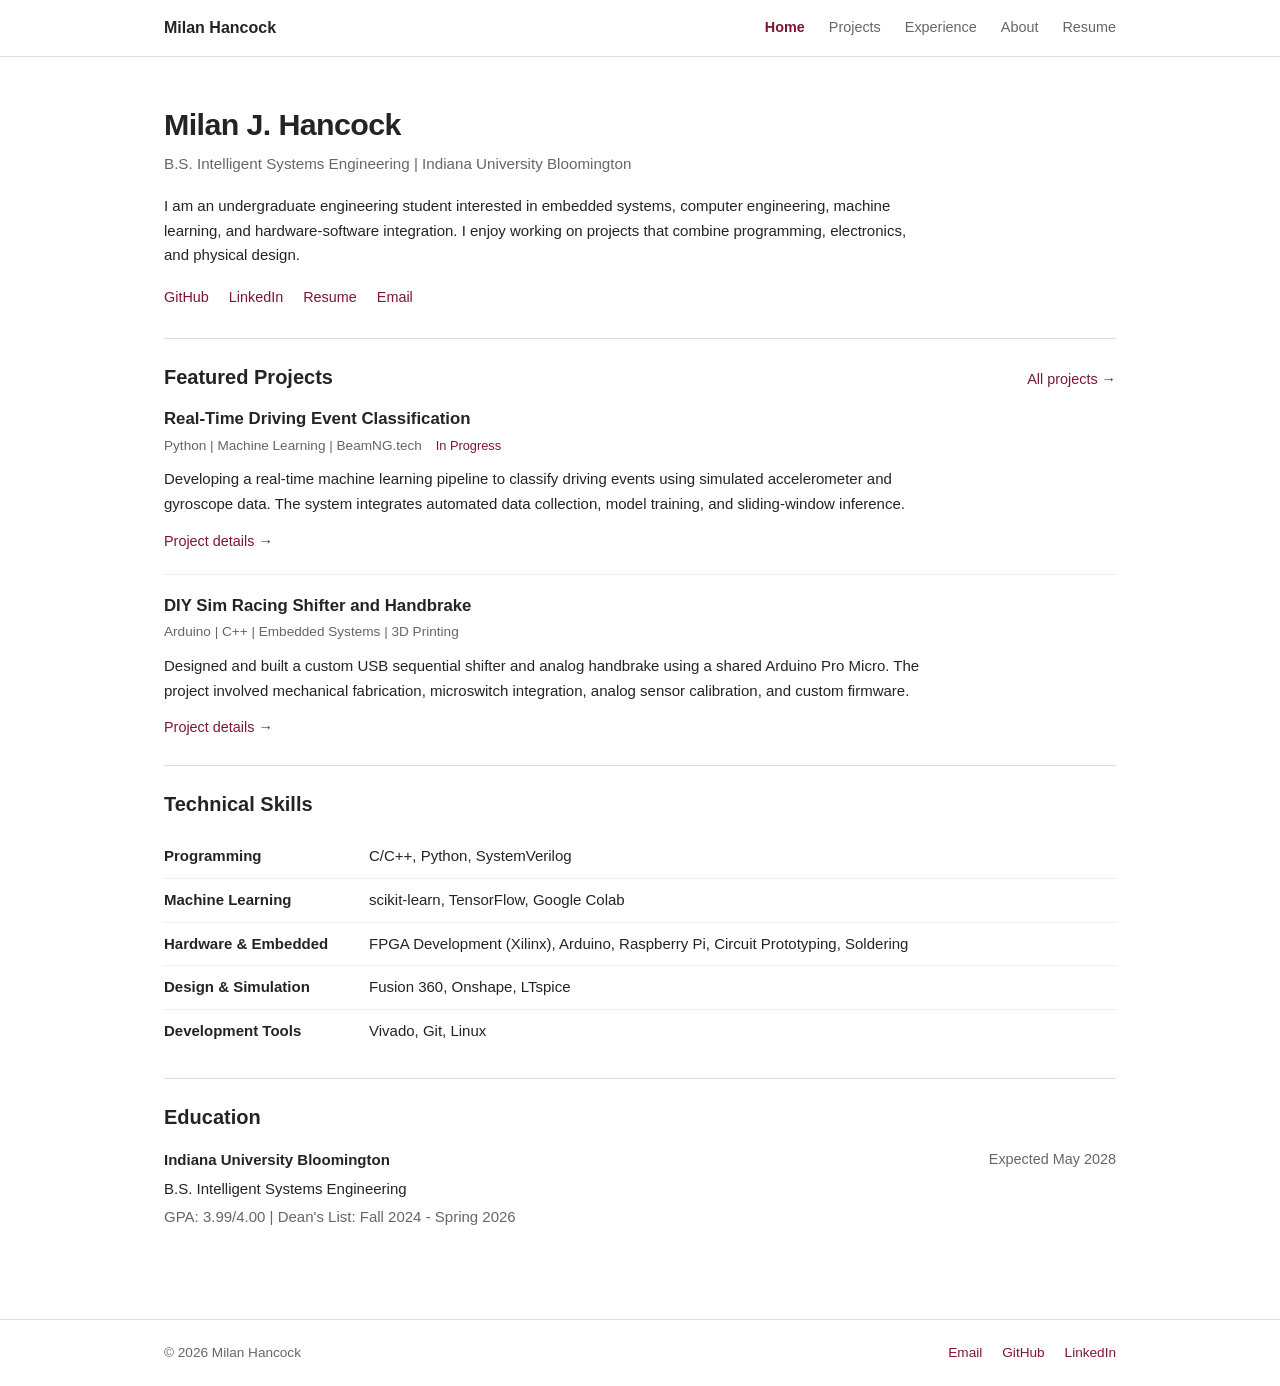
<file: index.html>
<!DOCTYPE html>
<html lang="en">
<head>
    <meta charset="UTF-8">
    <meta name="viewport" content="width=device-width, initial-scale=1.0">

    <title>Milan Hancock | Engineering Portfolio</title>

    <meta name="description"
          content="Engineering portfolio of Milan Hancock, an Intelligent Systems Engineering student at Indiana University Bloomington.">

    <link rel="stylesheet" href="css/style.css">
</head>

<body>

    <!-- navigation -->
    <header class="site-header">
        <nav class="nav container">
            <a class="site-name" href="index.html">Milan Hancock</a>

            <div class="nav-links">
                <a href="index.html" class="active" aria-current="page">Home</a>
                <a href="projects.html">Projects</a>
                <a href="experience.html">Experience</a>
                <a href="about.html">About</a>
                <a href="resume.html">Resume</a>
            </div>
        </nav>
    </header>

    <main class="container">

        <!-- intro -->
        <section class="intro-section">
            <h1>Milan J. Hancock</h1>

            <p class="subtitle">
                B.S. Intelligent Systems Engineering |
                Indiana University Bloomington
            </p>

            <p>
                I am an undergraduate engineering student interested in
                embedded systems, computer engineering, machine learning,
                and hardware-software integration. I enjoy working on
                projects that combine programming, electronics, and
                physical design.
            </p>

            <div class="quick-links">
                <a href="https://github.com/milanjh56"
                   target="_blank" rel="noopener noreferrer">GitHub</a>

                <a href="https://www.linkedin.com/in/milan-hancock/"
                   target="_blank" rel="noopener noreferrer">LinkedIn</a>

                <a href="resume.html">Resume</a>

                <a href="mailto:milhanco@iu.edu">Email</a>
            </div>
        </section>

        <!-- featured projects -->
        <section class="content-section">
            <div class="section-header">
                <h2>Featured Projects</h2>
                <a class="section-link" href="projects.html">All projects &rarr;</a>
            </div>

            <div class="project-list">

                <article class="project-entry">
                    <h3>
                        <a href="beamng-project.html">
                            Real-Time Driving Event Classification
                        </a>
                    </h3>

                    <p class="project-meta">
                        Python | Machine Learning | BeamNG.tech
                        <span class="status">In Progress</span>
                    </p>

                    <p>
                        Developing a real-time machine learning pipeline
                        to classify driving events using simulated
                        accelerometer and gyroscope data. The system
                        integrates automated data collection, model
                        training, and sliding-window inference.
                    </p>

                    <a class="text-link" href="beamng-project.html">
                        Project details &rarr;
                    </a>
                </article>

                <article class="project-entry">
                    <h3>
                        <a href="sim-racing-stuff.html">
                            DIY Sim Racing Shifter and Handbrake
                        </a>
                    </h3>

                    <p class="project-meta">
                        Arduino | C++ | Embedded Systems | 3D Printing
                    </p>

                    <p>
                        Designed and built a custom USB sequential shifter
                        and analog handbrake using a shared Arduino Pro
                        Micro. The project involved mechanical fabrication,
                        microswitch integration, analog sensor calibration,
                        and custom firmware.
                    </p>

                    <a class="text-link" href="sim-racing-stuff.html">
                        Project details &rarr;
                    </a>
                </article>

            </div>
        </section>

        <!-- skills -->
        <section class="content-section">
            <h2>Technical Skills</h2>

            <div class="skills-list">
                <div class="skill-row">
                    <span class="skill-label">Programming</span>
                    <span>C/C++, Python, SystemVerilog</span>
                </div>

                <div class="skill-row">
                    <span class="skill-label">Machine Learning</span>
                    <span>scikit-learn, TensorFlow, Google Colab</span>
                </div>

                <div class="skill-row">
                    <span class="skill-label">Hardware & Embedded</span>
                    <span> FPGA Development (Xilinx), Arduino, Raspberry Pi, Circuit Prototyping, Soldering
</span>
                </div>

                <div class="skill-row">
                    <span class="skill-label">Design & Simulation</span>
                    <span>Fusion 360, Onshape, LTspice</span>
                </div>

                <div class="skill-row">
                    <span class="skill-label">Development Tools</span>
                    <span>Vivado, Git, Linux</span>
                </div>
            </div>
        </section>

        <!-- education -->
        <section class="content-section">
            <h2>Education</h2>

            <div class="education-entry">
                <div class="entry-heading">
                    <strong>Indiana University Bloomington</strong>
                    <span>Expected May 2028</span>
                </div>

                <p>B.S. Intelligent Systems Engineering</p>
                <p class="muted">
                    GPA: 3.99/4.00 | Dean's List: Fall 2024 - Spring 2026
                </p>
            </div>
        </section>

    </main>

    <!-- footer -->
    <footer class="site-footer">
        <div class="container footer-content">
            <span>&copy; 2026 Milan Hancock</span>

            <div class="footer-links">
                <a href="mailto:milhanco@iu.edu">Email</a>
                <a href="https://github.com/milanjh56">GitHub</a>
                <a href="https://www.linkedin.com/in/milan-hancock/">LinkedIn</a>
            </div>
        </div>
    </footer>

</body>
</html>
</file>
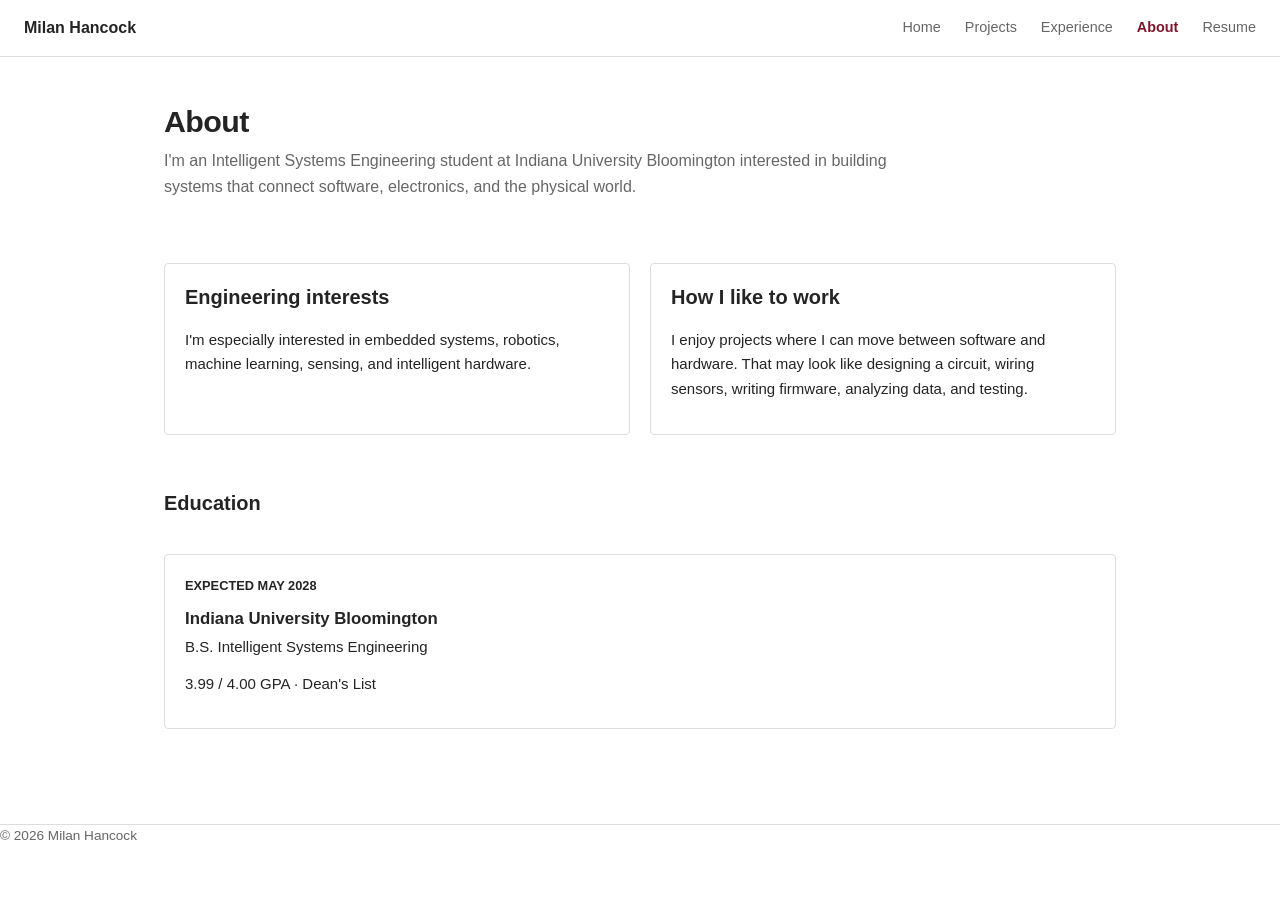
<file: about.html>
<!DOCTYPE html>
<html lang="en">
<head>
  <meta charset="UTF-8" />
  <meta name="viewport" content="width=device-width, initial-scale=1.0" />
  <title>About | Milan Hancock</title>
  <link rel="stylesheet" href="css/style.css" />
</head>

<body>
  <header class="site-header">
    <nav class="nav">
      <a class="logo" href="index.html">Milan Hancock</a>

      <div class="nav-links">
        <a href="index.html">Home</a>
        <a href="projects.html">Projects</a>
        <a href="experience.html">Experience</a>
        <a href="about.html" class="active" aria-current="page">About</a>
        <a href="resume.html">Resume</a>
      </div>
    </nav>
  </header>

  <main>
    <section class="hero">
      <h1>About</h1>
      
      <p class="hero-text">
        I'm an Intelligent Systems Engineering student at Indiana
        University Bloomington interested in building systems that
        connect software, electronics, and the physical world.
      </p>
    </section>

    <section class="section split-section">

      <div>
        <h2>Engineering interests</h2>
        <p>
          I'm especially interested in embedded systems, robotics,
          machine learning, sensing, and intelligent hardware.
        </p>
      </div>

      <div>
        <h2>How I like to work</h2>
        <p>
          I enjoy projects where I can move between software and
          hardware. That may look like designing a circuit, wiring sensors, writing
          firmware, analyzing data, and testing.
        </p>
      </div>

    </section>

    <section class="section">
      <div class="section-heading">
        <h2>Education</h2>
      </div>

      <article class="project-card">
        <p class="project-tag">EXPECTED MAY 2028</p>

        <h3>Indiana University Bloomington</h3>

        <p>
          B.S. Intelligent Systems Engineering
        </p>

        <p>
          3.99 / 4.00 GPA · Dean's List
        </p>
      </article>
    </section>

  </main>

  <footer class="site-footer">
    <p>© 2026 Milan Hancock</p>
  </footer>
</body>
</html>
</file>
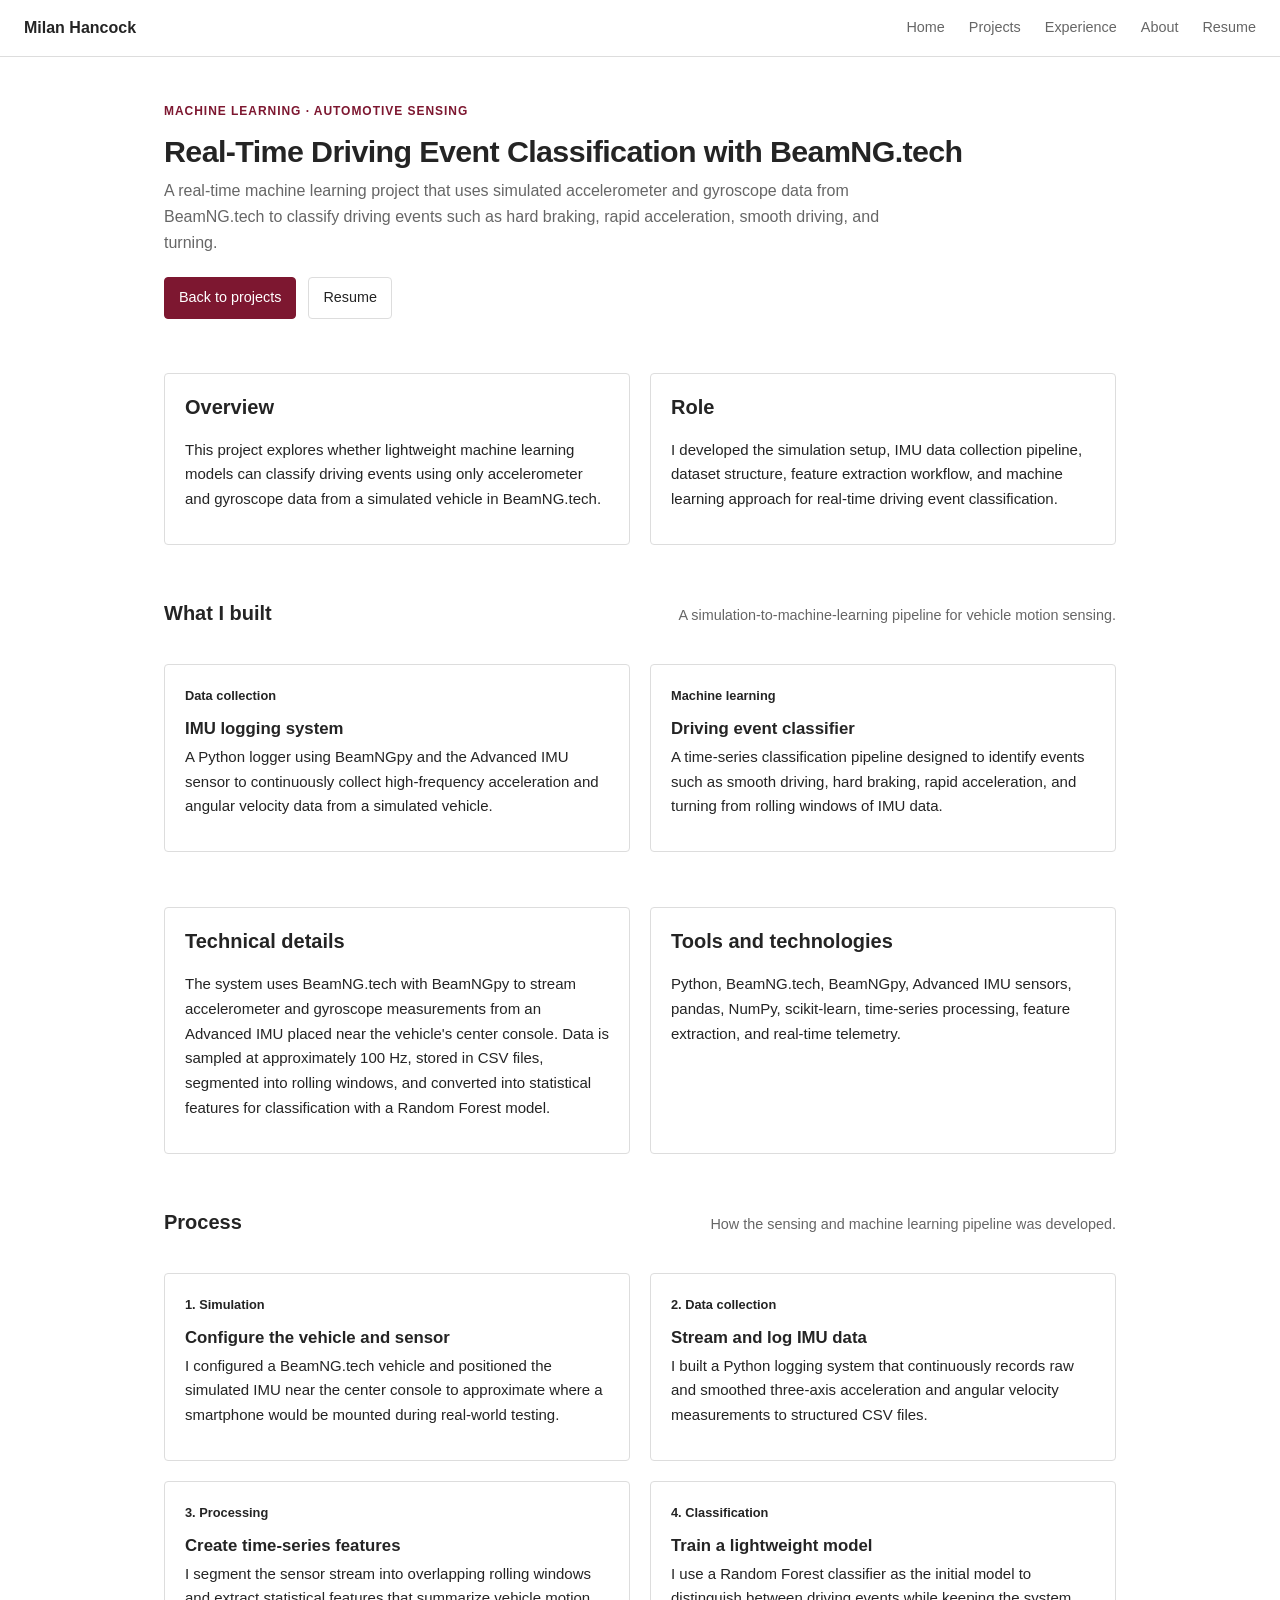
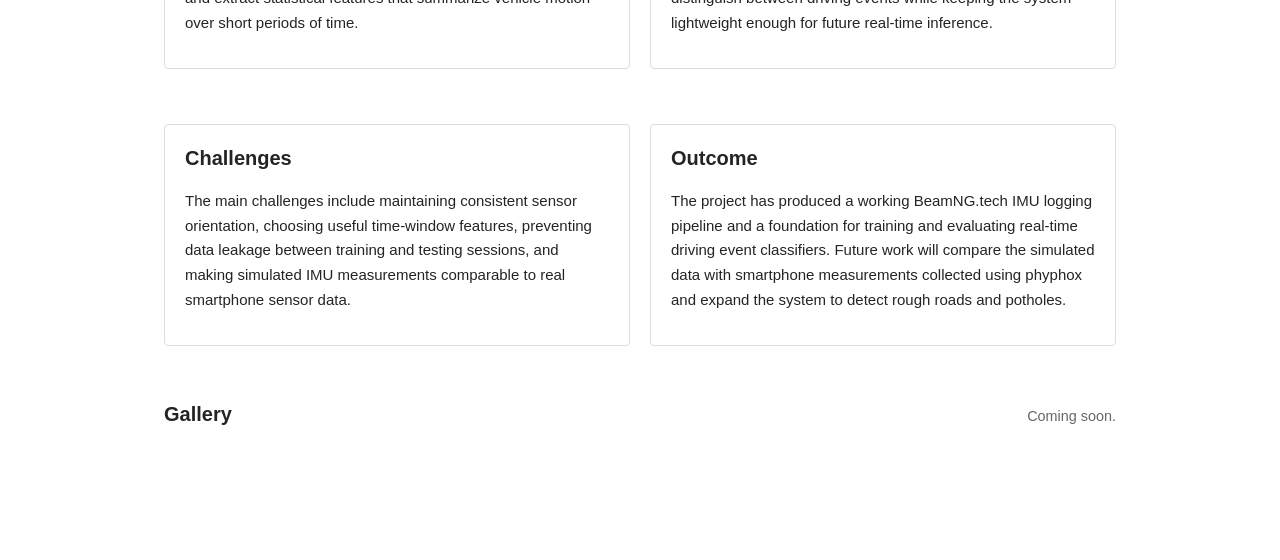
<file: beamng-project.html>
<!DOCTYPE html>
<html lang="en">
<head>
  <meta charset="UTF-8" />
  <meta name="viewport" content="width=device-width, initial-scale=1.0" />
  <title>Real-Time Driving Event Classification with BeamNG.tech | Milan Hancock</title>
  <meta
    name="description"
    content="Developing a real-time machine learning system that classifies driving events such as hard braking, rapid acceleration, and turning using simulated accelerometer and gyroscope data from BeamNG.tech."
  />
  <link rel="stylesheet" href="css/style.css" />
</head>

<body>
  <header class="site-header">
    <nav class="nav">
      <a class="logo" href="index.html">Milan Hancock</a>

      <div class="nav-links">
        <a href="index.html">Home</a>
        <a href="projects.html">Projects</a>
        <a href="experience.html">Experience</a>
        <a href="about.html">About</a>
        <a href="resume.html">Resume</a>
      </div>
    </nav>
  </header>

  <main>
    <section class="hero" style="padding-bottom: 34px;">
      <p class="eyebrow">MACHINE LEARNING · AUTOMOTIVE SENSING</p>

      <h1>Real-Time Driving Event Classification with BeamNG.tech</h1>

      <p class="hero-text">
        A real-time machine learning project that uses simulated accelerometer
        and gyroscope data from BeamNG.tech to classify driving events such as
        hard braking, rapid acceleration, smooth driving, and turning.
      </p>

      <div class="hero-actions">
        <a class="button primary" href="projects.html">Back to projects</a>
        <a class="button secondary" href="resume.html">Resume</a>
      </div>
    </section>
    
<section class="section split-section">
  <div>
    <h2>Overview</h2>
    <p>
      This project explores whether lightweight machine learning models can
      classify driving events using only accelerometer and gyroscope data from
      a simulated vehicle in BeamNG.tech.
    </p>
  </div>

  <div>
    <h2>Role</h2>
    <p>
      I developed the simulation setup, IMU data collection pipeline, dataset
      structure, feature extraction workflow, and machine learning approach for
      real-time driving event classification.
    </p>
  </div>
</section>

<section class="section">
  <div class="section-heading">
    <h2>What I built</h2>
    <p>A simulation-to-machine-learning pipeline for vehicle motion sensing.</p>
  </div>

  <div class="project-grid">
    <article class="project-card">
      <p class="project-tag">Data collection</p>
      <h3>IMU logging system</h3>
      <p>
        A Python logger using BeamNGpy and the Advanced IMU sensor to continuously
        collect high-frequency acceleration and angular velocity data from a
        simulated vehicle.
      </p>
    </article>

    <article class="project-card">
      <p class="project-tag">Machine learning</p>
      <h3>Driving event classifier</h3>
      <p>
        A time-series classification pipeline designed to identify events such
        as smooth driving, hard braking, rapid acceleration, and turning from
        rolling windows of IMU data.
      </p>
    </article>
  </div>
</section>

<section class="section split-section">
  <div>
    <h2>Technical details</h2>
    <p>
      The system uses BeamNG.tech with BeamNGpy to stream accelerometer and
      gyroscope measurements from an Advanced IMU placed near the vehicle's
      center console. Data is sampled at approximately 100 Hz, stored in CSV
      files, segmented into rolling windows, and converted into statistical
      features for classification with a Random Forest model.
    </p>
  </div>

  <div>
    <h2>Tools and technologies</h2>
    <p>
      Python, BeamNG.tech, BeamNGpy, Advanced IMU sensors, pandas, NumPy,
      scikit-learn, time-series processing, feature extraction, and real-time
      telemetry.
    </p>
  </div>
</section>

<section class="section">
  <div class="section-heading">
    <h2>Process</h2>
    <p>How the sensing and machine learning pipeline was developed.</p>
  </div>

  <div class="project-grid">
    <article class="project-card">
      <p class="project-tag">1. Simulation</p>
      <h3>Configure the vehicle and sensor</h3>
      <p>
        I configured a BeamNG.tech vehicle and positioned the simulated IMU near
        the center console to approximate where a smartphone would be mounted
        during real-world testing.
      </p>
    </article>

    <article class="project-card">
      <p class="project-tag">2. Data collection</p>
      <h3>Stream and log IMU data</h3>
      <p>
        I built a Python logging system that continuously records raw and
        smoothed three-axis acceleration and angular velocity measurements to
        structured CSV files.
      </p>
    </article>

    <article class="project-card">
      <p class="project-tag">3. Processing</p>
      <h3>Create time-series features</h3>
      <p>
        I segment the sensor stream into overlapping rolling windows and extract
        statistical features that summarize vehicle motion over short periods
        of time.
      </p>
    </article>

    <article class="project-card">
      <p class="project-tag">4. Classification</p>
      <h3>Train a lightweight model</h3>
      <p>
        I use a Random Forest classifier as the initial model to distinguish
        between driving events while keeping the system lightweight enough for
        future real-time inference.
      </p>
    </article>
  </div>
</section>

<section class="section split-section">
  <div>
    <h2>Challenges</h2>
    <p>
      The main challenges include maintaining consistent sensor orientation,
      choosing useful time-window features, preventing data leakage between
      training and testing sessions, and making simulated IMU measurements
      comparable to real smartphone sensor data.
    </p>
  </div>

  <div>
    <h2>Outcome</h2>
    <p>
      The project has produced a working BeamNG.tech IMU logging pipeline and a
      foundation for training and evaluating real-time driving event classifiers.
      Future work will compare the simulated data with smartphone measurements
      collected using phyphox and expand the system to detect rough roads and
      potholes.
    </p>
  </div>
</section>

<section class="section">
  <div class="section-heading">
    <h2>Gallery</h2>
    <p>Coming soon.</p>
  </div>
</section>
</file>
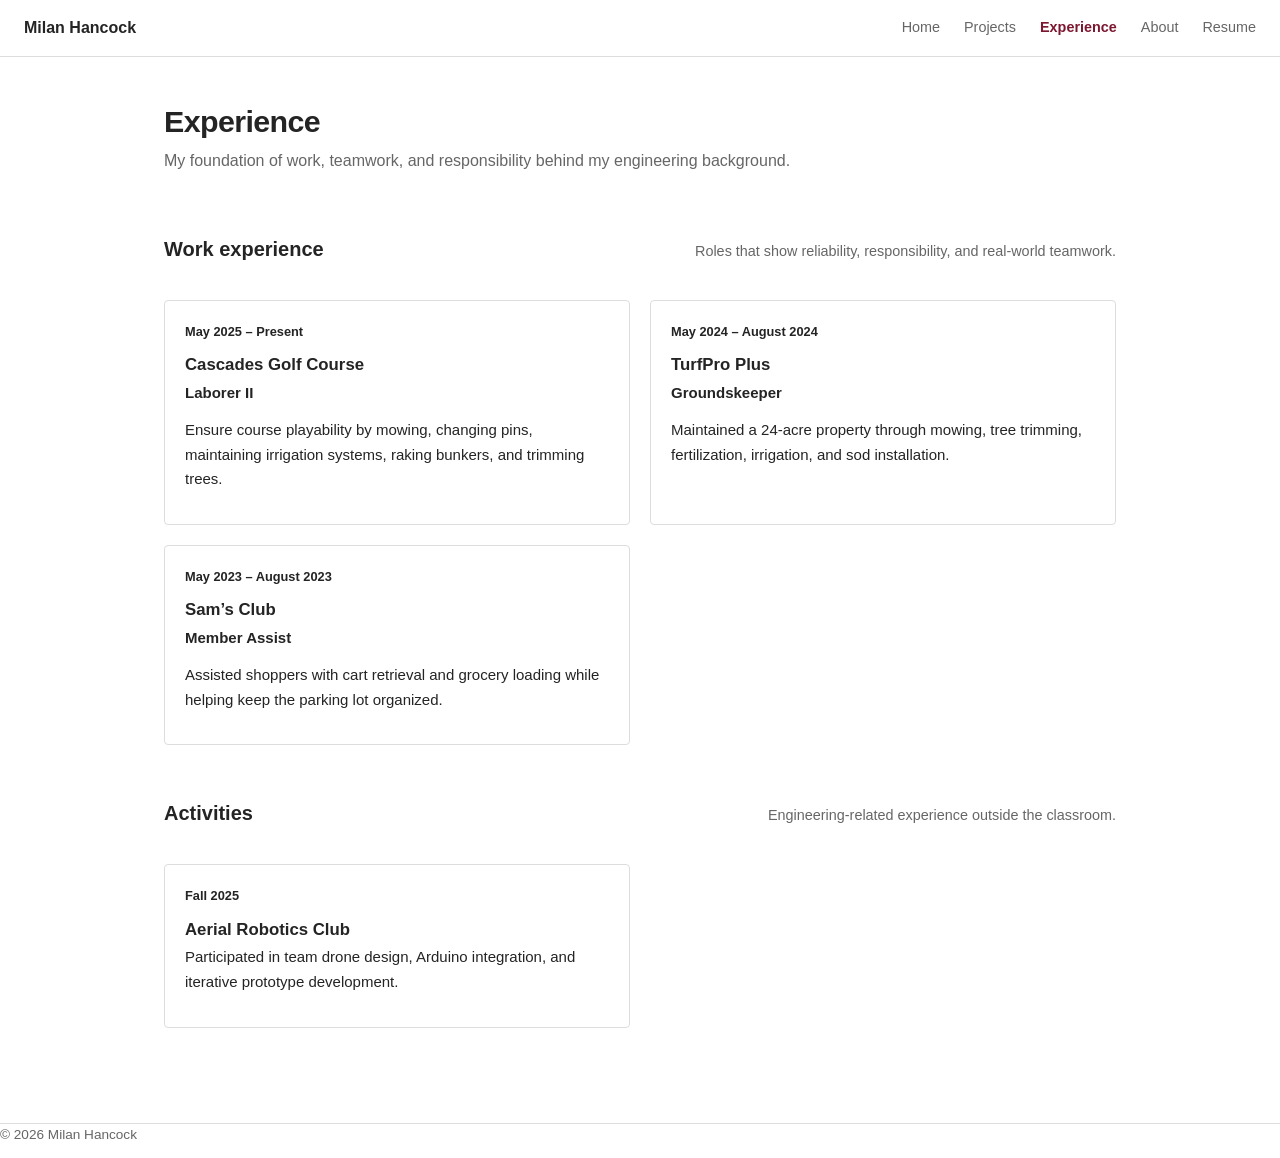
<file: experience.html>
<!DOCTYPE html>
<html lang="en">
<head>
  <meta charset="UTF-8" />
  <meta name="viewport" content="width=device-width, initial-scale=1.0" />
  <title>Experience | Milan Hancock</title>
  <meta name="description" content="Experience and activities for Milan Hancock." />
  <link rel="stylesheet" href="css/style.css" />
</head>
<body>
  <header class="site-header">
    <nav class="nav">
      <a class="logo" href="index.html">Milan Hancock</a>
      <div class="nav-links">
        <a href="index.html">Home</a>
        <a href="projects.html">Projects</a>
        <a href="experience.html" class="active" aria-current="page">Experience</a>
        <a href="about.html">About</a>
        <a href="resume.html">Resume</a>
      </div>
    </nav>
  </header>

  <main>
    <section class="hero" style="padding-bottom: 30px;">
      <h1>Experience</h1>
      <p class="hero-text">
        My foundation of work, teamwork, and responsibility behind my engineering background.
      </p>
    </section>

    <section class="section">
      <div class="section-heading">
        <h2>Work experience</h2>
        <p>Roles that show reliability, responsibility, and real-world teamwork.</p>
      </div>

      <div class="project-grid">
        <article class="project-card">
          <p class="project-tag">May 2025 – Present</p>
          <h3>Cascades Golf Course</h3>
          <p><strong>Laborer II</strong></p>
          <p>
            Ensure course playability by mowing, changing pins, maintaining irrigation systems,
            raking bunkers, and trimming trees.
          </p>
        </article>

        <article class="project-card">
          <p class="project-tag">May 2024 – August 2024</p>
          <h3>TurfPro Plus</h3>
          <p><strong>Groundskeeper</strong></p>
          <p>
            Maintained a 24-acre property through mowing, tree trimming, fertilization,
            irrigation, and sod installation.
          </p>
        </article>

        <article class="project-card">
          <p class="project-tag">May 2023 – August 2023</p>
          <h3>Sam’s Club</h3>
          <p><strong>Member Assist</strong></p>
          <p>
            Assisted shoppers with cart retrieval and grocery loading while helping keep the
            parking lot organized.
          </p>
        </article>
      </div>
    </section>

    <section class="section">
      <div class="section-heading">
        <h2>Activities</h2>
        <p>Engineering-related experience outside the classroom.</p>
      </div>

      <div class="project-grid">
        <article class="project-card">
          <p class="project-tag">Fall 2025</p>
          <h3>Aerial Robotics Club</h3>
          <p>
            Participated in team drone design, Arduino integration, and iterative prototype development.
          </p>
        </article>
      </div>
    </section>

  </main>

  <footer class="site-footer">
    <p>© 2026 Milan Hancock</p>
  </footer>
</body>
</html>
</file>
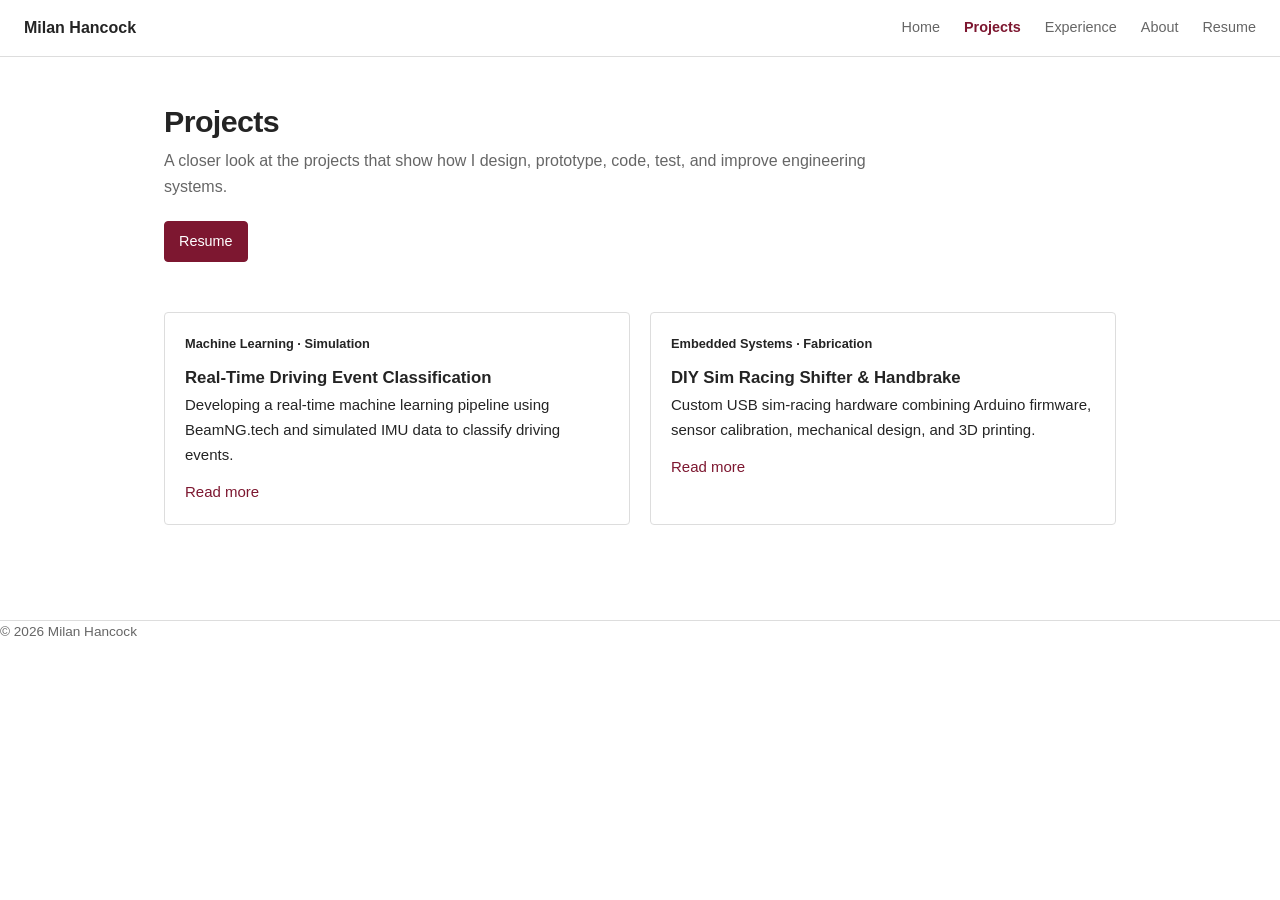
<file: projects.html>
<!DOCTYPE html>
<html lang="en">
<head>
  <meta charset="UTF-8" />
  <meta name="viewport" content="width=device-width, initial-scale=1.0" />
  <title>Projects | Milan Hancock</title>
  <meta name="description" content="Engineering projects by Milan Hancock." />
  <link rel="stylesheet" href="css/style.css" />
</head>
<body>
  <header class="site-header">
    <nav class="nav">
      <a class="logo" href="index.html">Milan Hancock</a>
      <div class="nav-links">
        <a href="index.html">Home</a>
        <a href="projects.html" class="active" aria-current="page">Projects</a>
        <a href="experience.html">Experience</a>
        <a href="about.html">About</a>
        <a href="resume.html">Resume</a>
      </div>
    </nav>
  </header>

  <main>
    <section class="hero" style="padding-bottom: 30px;">
      <h1>Projects</h1>

      <p class="hero-text">
        A closer look at the projects that show how I design, prototype, code,
        test, and improve engineering systems.
      </p>

      <div class="hero-actions">
        <a class="button primary" href="resume.html">Resume</a>
      </div>
    </section>

    <section class="section">
      <div class="project-grid">
        <article class="project-card">
          <p class="project-tag">Machine Learning · Simulation</p>
          <h3>Real-Time Driving Event Classification</h3>
          <p>
            Developing a real-time machine learning pipeline using BeamNG.tech
            and simulated IMU data to classify driving events.
          </p>
          <a href="beamng-project.html">Read more</a>
        </article>

        <article class="project-card">
          <p class="project-tag">Embedded Systems · Fabrication</p>
          <h3>DIY Sim Racing Shifter &amp; Handbrake</h3>
          <p>
            Custom USB sim-racing hardware combining Arduino firmware, sensor
            calibration, mechanical design, and 3D printing.
          </p>
          <a href="sim-racing-stuff.html">Read more</a>
        </article>
      </div>
    </section>

  </main>

  <footer class="site-footer">
    <p>© 2026 Milan Hancock</p>
  </footer>
</body>
</html>
</file>
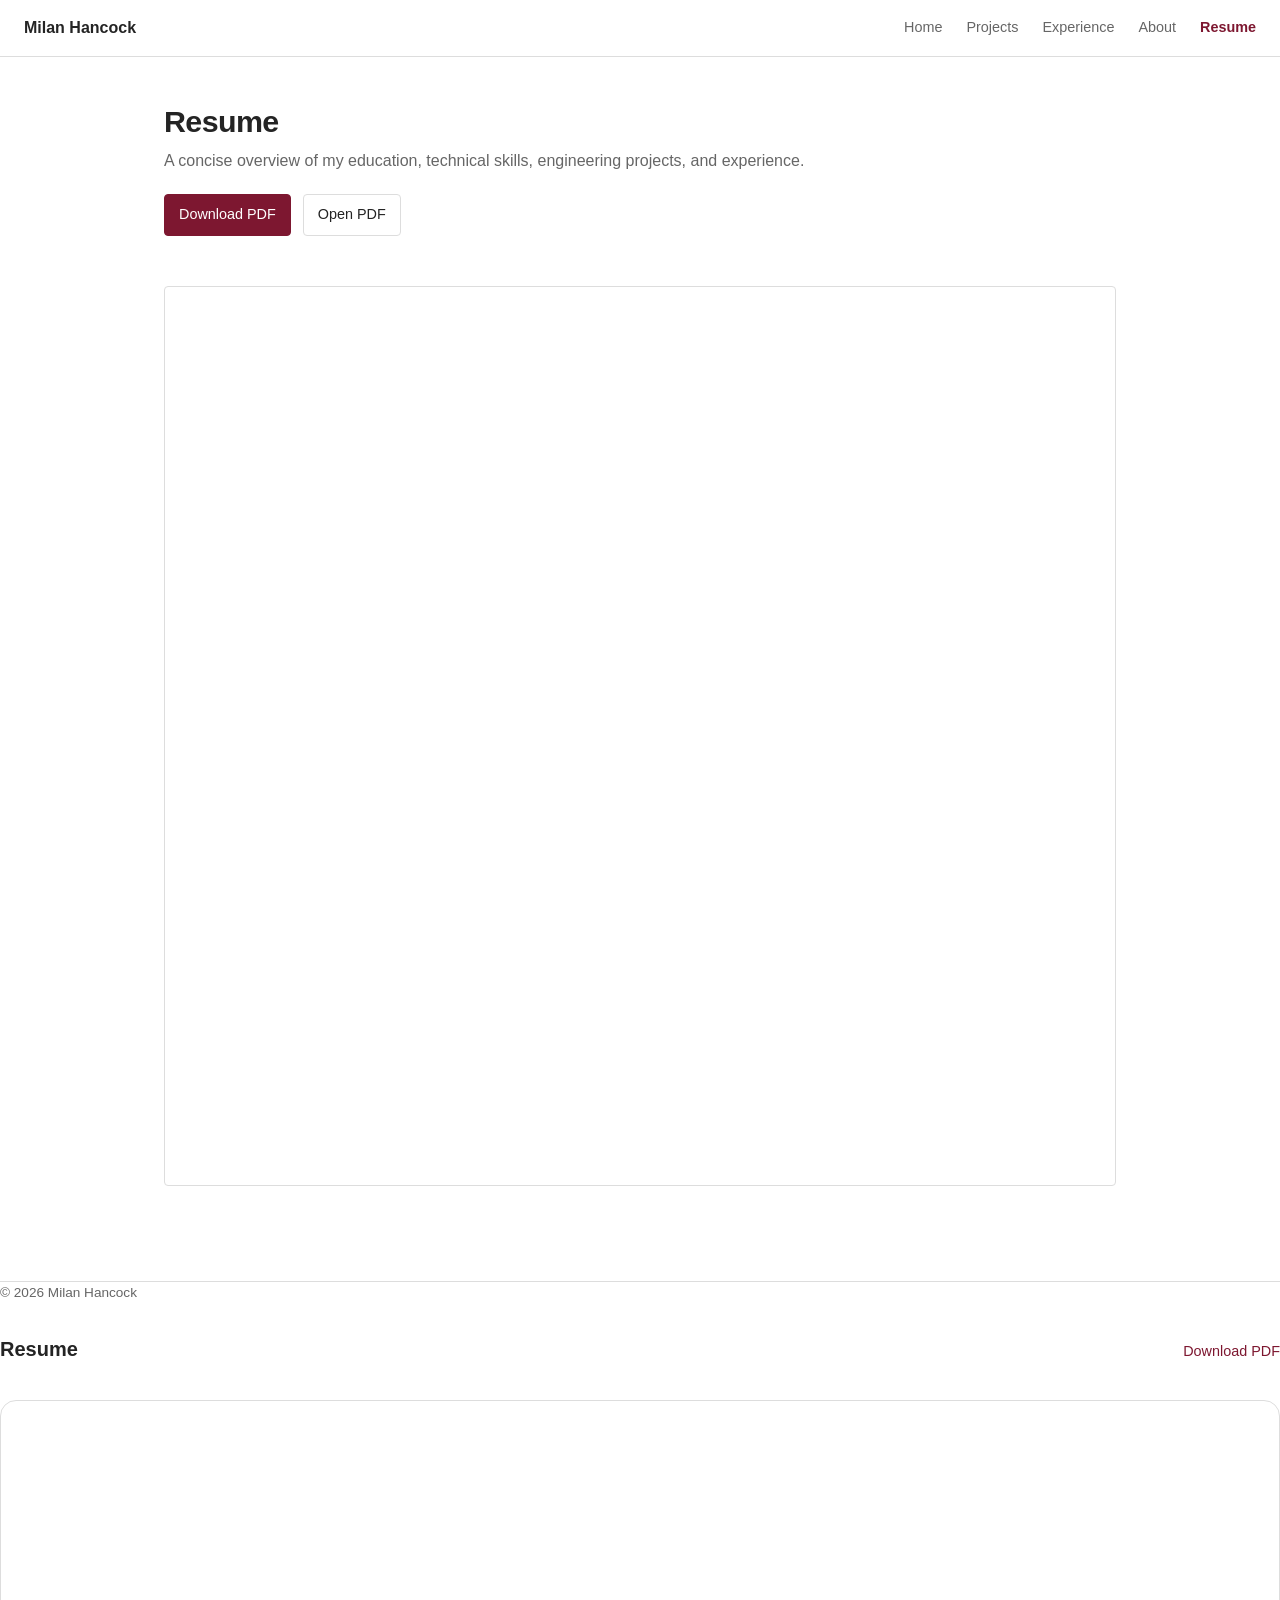
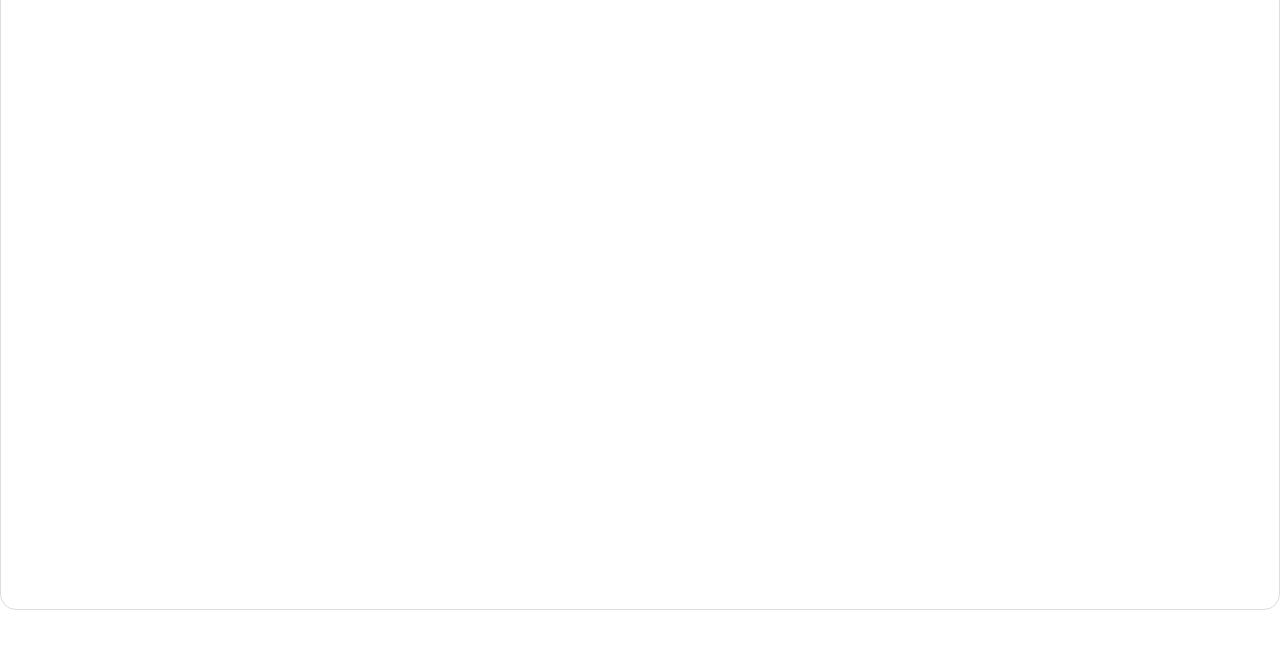
<file: resume.html>
<!DOCTYPE html>
<html lang="en">
<head>
  <meta charset="UTF-8" />
  <meta name="viewport" content="width=device-width, initial-scale=1.0" />
  <title>Resume | Milan Hancock</title>
  <link rel="stylesheet" href="css/style.css" />
</head>

<body>
  <header class="site-header">
    <nav class="nav">
      <a class="logo" href="index.html">Milan Hancock</a>

      <div class="nav-links">
        <a href="index.html">Home</a>
        <a href="projects.html">Projects</a>
        <a href="experience.html">Experience</a>
        <a href="about.html">About</a>
        <a href="resume.html" class="active" aria-current="page">Resume</a>
      </div>
    </nav>
  </header>

  <main>
    <section class="hero" style="padding-bottom: 30px;">
      <h1>Resume</h1>

      <p class="hero-text">
        A concise overview of my education, technical skills,
        engineering projects, and experience.
      </p>

      <div class="hero-actions">
        <a
          class="button primary"
          href="files/mjh_pub_resume_fall26.pdf"
          download
        >
          Download PDF
        </a>

        <a
          class="button secondary"
          href="files/mjh_pub_resume_fall26.pdf"
          target="_blank"
        >
          Open PDF
        </a>
      </div>
    </section>

    <section class="section">
      <iframe
        class="resume-frame"
        src="files/mjh_pub_resume_fall26.pdf"
        title="Milan Hancock Resume"
      >
      </iframe>
    </section>
  </main>

  <footer class="site-footer">
    <p>© 2026 Milan Hancock</p>
  </footer>
</body>
</html><section class="section">
  <div class="section-heading">
    <h2>Resume</h2>
    <p><a href="files/mjh_pub_resume_fall26.pdf" download>Download PDF</a></p>
  </div>

  <iframe
    src="files/mjh_pub_resume_fall26.pdf"
    style="width: 100%; height: 90vh; border: 1px solid #ddd; border-radius: 16px;"
    title="Milan Hancock Resume">
  </iframe>
</section>
</file>
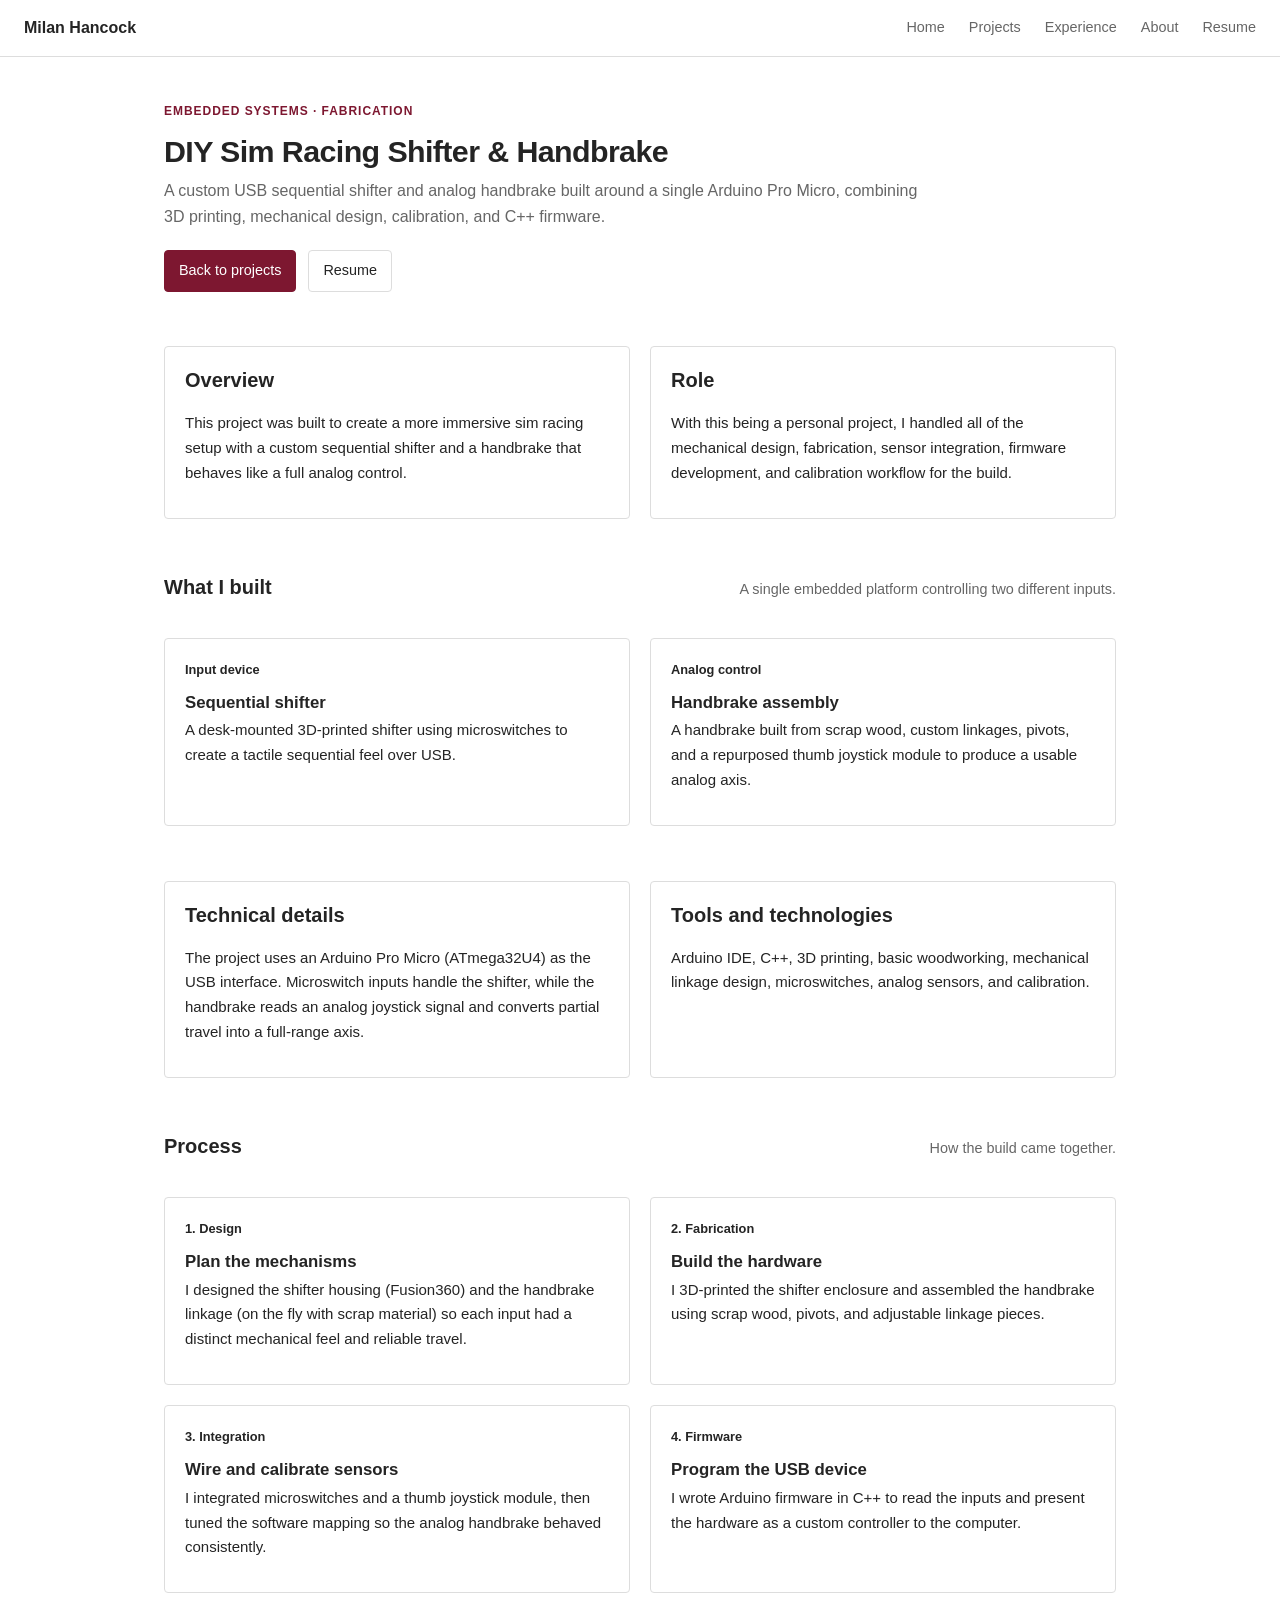
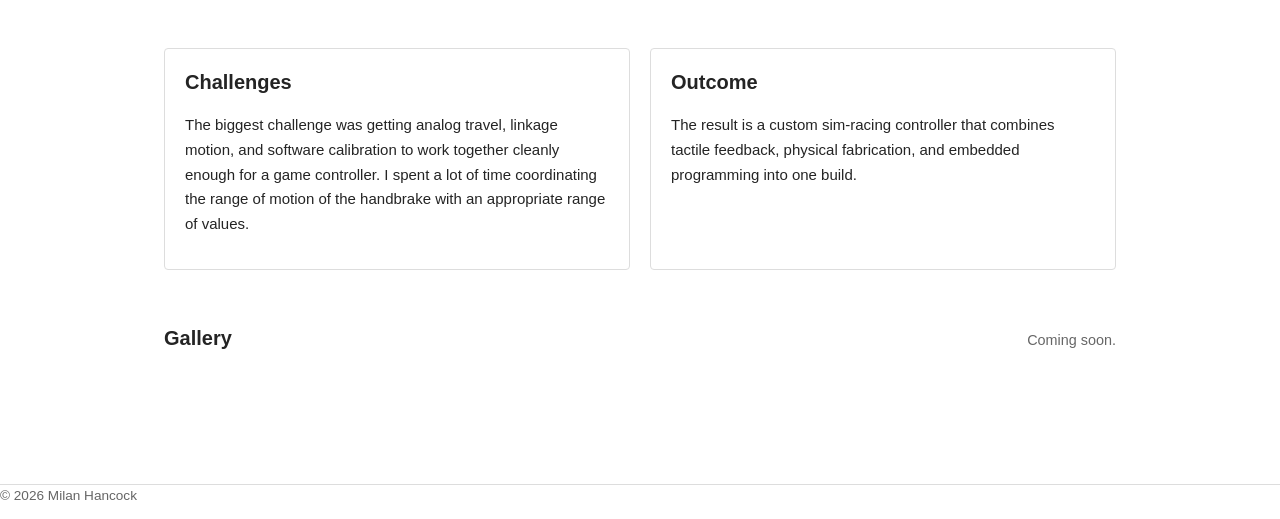
<file: sim-racing-stuff.html>
<!DOCTYPE html>
<html lang="en">
<head>
  <meta charset="UTF-8" />
  <meta name="viewport" content="width=device-width, initial-scale=1.0" />
  <title>DIY Sim Racing Shifter & Handbrake | Milan Hancock</title>
  <meta
    name="description"
    content="A custom USB sim racing shifter and handbrake project by Milan Hancock."
  />
  <link rel="stylesheet" href="css/style.css" />
</head>
<body>
  <header class="site-header">
    <nav class="nav">
      <a class="logo" href="index.html">Milan Hancock</a>
      <div class="nav-links">
        <a href="index.html">Home</a>
        <a href="projects.html">Projects</a>
        <a href="experience.html">Experience</a>
        <a href="about.html">About</a>
        <a href="resume.html">Resume</a>
      </div>
    </nav>
  </header>

  <main>
    <section class="hero" style="padding-bottom: 34px;">
      <p class="eyebrow">EMBEDDED SYSTEMS · FABRICATION</p>
      <h1>DIY Sim Racing Shifter &amp; Handbrake</h1>
      <p class="hero-text">
        A custom USB sequential shifter and analog handbrake built around a single
        Arduino Pro Micro, combining 3D printing, mechanical design, calibration,
        and C++ firmware.
      </p>

      <div class="hero-actions">
        <a class="button primary" href="projects.html">Back to projects</a>
        <a class="button secondary" href="resume.html">Resume</a>
      </div>
    </section>

    <section class="section split-section">
      <div>
        <h2>Overview</h2>
        <p>
          This project was built to create a more immersive sim racing setup with
          a custom sequential shifter and a handbrake that behaves like a full
          analog control.
        </p>
      </div>

      <div>
        <h2>Role</h2>
        <p>
          With this being a personal project, I handled all of the mechanical design, fabrication, sensor integration,
          firmware development, and calibration workflow for the build.
        </p>
      </div>
    </section>

    <section class="section">
      <div class="section-heading">
        <h2>What I built</h2>
        <p>A single embedded platform controlling two different inputs.</p>
      </div>

      <div class="project-grid">
        <article class="project-card">
          <p class="project-tag">Input device</p>
          <h3>Sequential shifter</h3>
          <p>
            A desk-mounted 3D-printed shifter using microswitches to create a
            tactile sequential feel over USB.
          </p>
        </article>

        <article class="project-card">
          <p class="project-tag">Analog control</p>
          <h3>Handbrake assembly</h3>
          <p>
            A handbrake built from scrap wood, custom linkages, pivots, and a
            repurposed thumb joystick module to produce a usable analog axis.
          </p>
        </article>
      </div>
    </section>

    <section class="section split-section">
      <div>
        <h2>Technical details</h2>
        <p>
          The project uses an Arduino Pro Micro (ATmega32U4) as the USB interface.
          Microswitch inputs handle the shifter, while the handbrake reads an
          analog joystick signal and converts partial travel into a full-range axis.
        </p>
      </div>

      <div>
        <h2>Tools and technologies</h2>
        <p>
          Arduino IDE, C++, 3D printing, basic woodworking, mechanical linkage
          design, microswitches, analog sensors, and calibration.
        </p>
      </div>
    </section>

    <section class="section">
      <div class="section-heading">
        <h2>Process</h2>
        <p>How the build came together.</p>
      </div>

      <div class="project-grid">
        <article class="project-card">
          <p class="project-tag">1. Design</p>
          <h3>Plan the mechanisms</h3>
          <p>
            I designed the shifter housing (Fusion360) and the handbrake linkage (on the fly with scrap material) so each
            input had a distinct mechanical feel and reliable travel.
          </p>
        </article>

        <article class="project-card">
          <p class="project-tag">2. Fabrication</p>
          <h3>Build the hardware</h3>
          <p>
            I 3D-printed the shifter enclosure and assembled the handbrake using
            scrap wood, pivots, and adjustable linkage pieces.
          </p>
        </article>

        <article class="project-card">
          <p class="project-tag">3. Integration</p>
          <h3>Wire and calibrate sensors</h3>
          <p>
            I integrated microswitches and a thumb joystick module, then tuned the
            software mapping so the analog handbrake behaved consistently.
          </p>
        </article>

        <article class="project-card">
          <p class="project-tag">4. Firmware</p>
          <h3>Program the USB device</h3>
          <p>
            I wrote Arduino firmware in C++ to read the inputs and present the
            hardware as a custom controller to the computer.
          </p>
        </article>
      </div>
    </section>

    <section class="section split-section">
      <div>
        <h2>Challenges</h2>
        <p>
          The biggest challenge was getting analog travel, linkage motion, and
          software calibration to work together cleanly enough for a game controller. I spent a lot of time coordinating the range of motion of the handbrake with an appropriate range of values.
        </p>
      </div>

      <div>
        <h2>Outcome</h2>
        <p>
          The result is a custom sim-racing controller that combines tactile
          feedback, physical fabrication, and embedded programming into one build.
        </p>
      </div>
    </section>

    <section class="section">
      <div class="section-heading">
        <h2>Gallery</h2>
    <p>Coming soon.</p>
  </div>
    </section>
  </main>

  <footer class="site-footer">
    <p>© 2026 Milan Hancock</p>
  </footer>
</body>
</html>
</file>
<file: css/style.css>
/* global */

:root {
    --background: #ffffff;
    --text: #242424;
    --muted: #666666;
    --border: #dddddd;
    --accent: #7d1730;
    --hover: #5c1022;
}

* {
    box-sizing: border-box;
}

html {
    scroll-behavior: smooth;
}

body {
    margin: 0;
    background: var(--background);
    color: var(--text);
    font-family: Arial, Helvetica, sans-serif;
    font-size: 15px;
    line-height: 1.65;
}

.container,
main {
    width: 100%;
    max-width: 1000px;
    margin-left: auto;
    margin-right: auto;
}

main {
    padding: 30px 24px 60px;
}

a {
    color: var(--accent);
    text-decoration: none;
}

a:hover {
    color: var(--hover);
    text-decoration: underline;
}

h1, h2, h3 {
    line-height: 1.3;
    font-weight: 600;
}

h1 {
    font-size: 1.9rem;
    margin: 0 0 6px;
    letter-spacing: -0.02em;
}

h2 {
    font-size: 1.25rem;
    margin: 0 0 18px;
}

h3 {
    font-size: 1.05rem;
    margin: 0 0 5px;
}

p {
    margin: 0 0 12px;
}

.muted {
    color: var(--muted);
}


/* navigation */

.site-header {
    background: #fff;
    border-bottom: 1px solid var(--border);
}

.nav {
    display: flex;
    align-items: center;
    justify-content: space-between;
    gap: 20px;
    padding: 15px 24px;
}

.site-name,
.logo {
    font-size: 1rem;
    font-weight: 600;
    color: var(--text);
    white-space: nowrap;
}

.nav-links {
    display: flex;
    gap: 24px;
    align-items: center;
    flex-wrap: wrap;
}

.nav-links a {
    color: var(--muted);
    font-size: 0.9rem;
}

.nav-links a:hover,
.nav-links a.active {
    color: var(--accent);
}

.nav-links a.active {
    font-weight: 600;
}


/* homepage intro */

.intro-section {
    padding: 18px 0 28px;
}

.subtitle {
    color: var(--muted);
    font-size: 0.95rem;
    margin-bottom: 18px;
}

.intro-section > p:not(.subtitle) {
    max-width: 760px;
}

.quick-links {
    display: flex;
    flex-wrap: wrap;
    gap: 20px;
    margin-top: 18px;
    font-size: 0.9rem;
}


/* sections */

.content-section {
    padding: 25px 0;
    border-top: 1px solid var(--border);
}

.section-header {
    display: flex;
    justify-content: space-between;
    align-items: baseline;
    gap: 20px;
}

.section-link,
.text-link {
    font-size: 0.9rem;
}


/* featured projects */

.project-list {
    display: flex;
    flex-direction: column;
}

.project-entry {
    padding: 0 0 20px;
    margin-bottom: 20px;
    border-bottom: 1px solid #eeeeee;
}

.project-entry:last-child {
    border-bottom: none;
    margin-bottom: 0;
    padding-bottom: 0;
}

.project-entry h3 a {
    color: var(--text);
}

.project-entry h3 a:hover {
    color: var(--accent);
}

.project-entry > p:not(.project-meta) {
    max-width: 790px;
}

.project-meta {
    font-size: 0.85rem;
    color: var(--muted);
    margin-bottom: 10px;
}

.status {
    display: inline-block;
    margin-left: 10px;
    color: var(--accent);
    font-size: 0.8rem;
}


/* skills */

.skills-list {
    display: flex;
    flex-direction: column;
}

.skill-row {
    display: grid;
    grid-template-columns: 190px 1fr;
    gap: 15px;
    padding: 9px 0;
    border-bottom: 1px solid #eeeeee;
}

.skill-row:last-child {
    border-bottom: none;
}

.skill-label {
    font-weight: 600;
}


/* education */

.entry-heading {
    display: flex;
    justify-content: space-between;
    gap: 15px;
    flex-wrap: wrap;
}

.entry-heading span {
    color: var(--muted);
    font-size: 0.9rem;
}

.education-entry p {
    margin: 4px 0;
}


/* page compatibility */

.hero {
    min-height: auto;
    max-width: none;
    padding: 15px 0 30px;
}

.hero h1 {
    max-width: none;
}

.eyebrow {
    font-size: 0.75rem;
    font-weight: 600;
    letter-spacing: 0.08em;
    color: var(--accent);
    margin-bottom: 10px;
}

.hero-text,
.intro {
    font-size: 1rem;
    max-width: 760px;
    color: var(--muted);
}

.section {
    padding: 20px 0 35px;
}

.section-heading {
    display: flex;
    justify-content: space-between;
    align-items: baseline;
    flex-wrap: wrap;
    gap: 15px;
    margin-bottom: 20px;
}

.section-heading p {
    color: var(--muted);
    font-size: 0.9rem;
}

.project-grid,
.split-section {
    display: grid;
    grid-template-columns: repeat(2, minmax(0, 1fr));
    gap: 20px;
}

.project-card,
.split-section > div {
    padding: 20px;
    background: #fff;
    border: 1px solid var(--border);
    border-radius: 4px;
    box-shadow: none;
}

.project-card h3 {
    font-size: 1.05rem;
}

.project-card p {
    color: var(--text);
}

.project-tag {
    color: var(--muted);
    font-size: 0.8rem;
    font-weight: 600;
    letter-spacing: 0;
    text-transform: none;
}

.hero-actions,
.hero-links {
    display: flex;
    gap: 12px;
    flex-wrap: wrap;
    margin-top: 20px;
}

.button {
    display: inline-block;
    padding: 8px 14px;
    border: 1px solid var(--border);
    border-radius: 4px;
    font-size: 0.9rem;
    font-weight: 500;
    box-shadow: none;
}

.button.primary {
    background: var(--accent);
    border-color: var(--accent);
    color: #fff;
}

.button.secondary {
    background: #fff;
    color: var(--text);
}

.resume-frame {
    display: block;
    width: 100%;
    height: 900px;
    border: 1px solid var(--border);
    border-radius: 4px;
}


/* footer */

.site-footer {
    border-top: 1px solid var(--border);
    background: #fff;
    color: var(--muted);
    font-size: 0.85rem;
}

.footer-content {
    padding: 22px 24px;
    display: flex;
    justify-content: space-between;
    gap: 20px;
    flex-wrap: wrap;
}

.footer-links {
    display: flex;
    gap: 20px;
}


/* responsive stuff */

@media (max-width: 700px) {

    main {
        padding: 22px 18px 40px;
    }

    .nav {
        flex-direction: column;
        align-items: flex-start;
        padding: 14px 18px;
        gap: 10px;
    }

    .nav-links {
        gap: 14px;
    }

    h1 {
        font-size: 1.6rem;
    }

    h2 {
        font-size: 1.2rem;
    }

    .project-grid,
    .split-section {
        grid-template-columns: 1fr;
    }

    .skill-row {
        grid-template-columns: 1fr;
        gap: 2px;
    }

    .section-header {
        align-items: flex-start;
    }

    .resume-frame {
        height: 70vh;
    }
}
</file>
